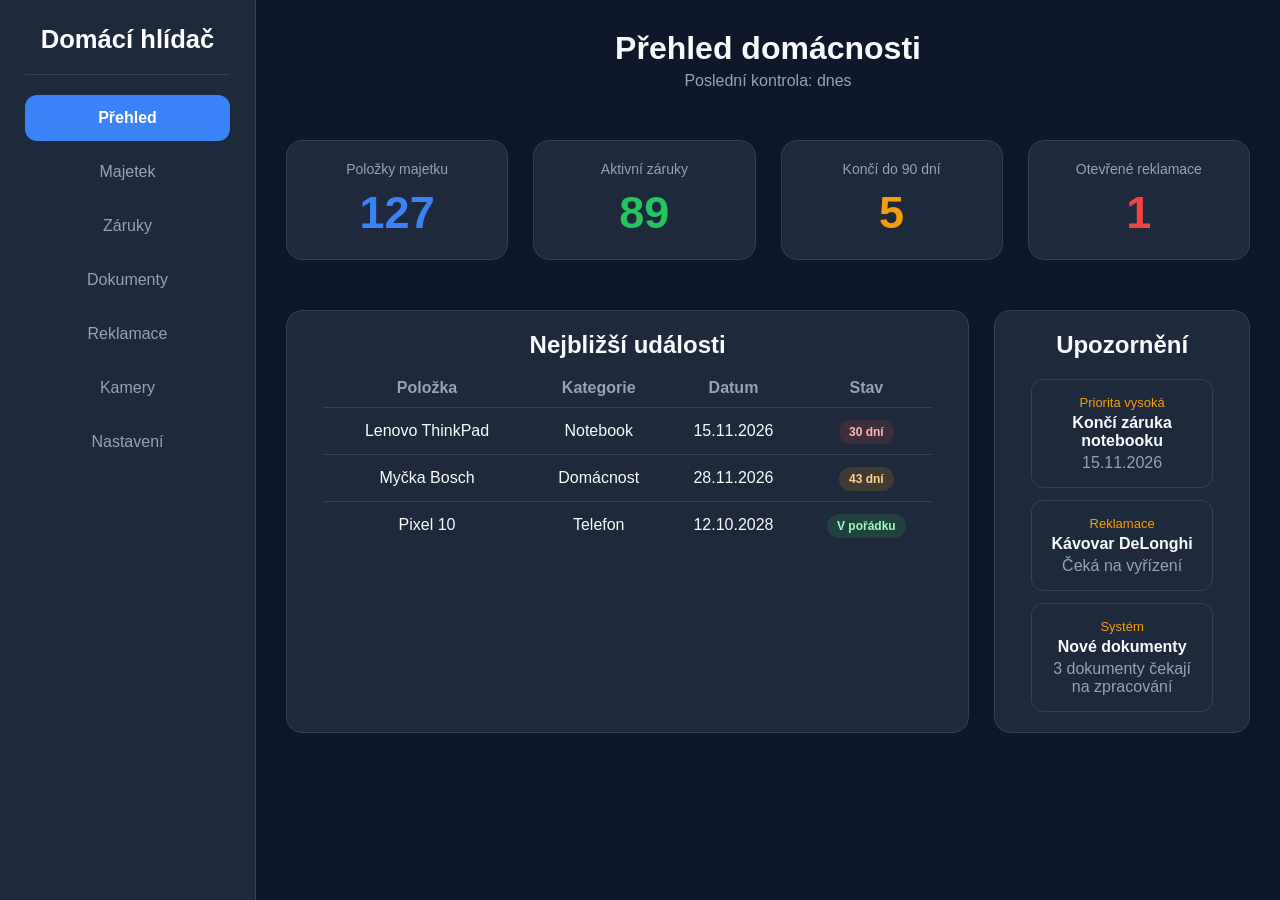
<file: index.html>
<!DOCTYPE html>
<html lang="cs">
<head>
<meta charset="UTF-8">
<meta name="viewport" content="width=device-width, initial-scale=1.0">


<title>Domácí hlídač</title>
<link rel="icon" href="obrazky/pes.png">
<link rel="stylesheet" href="style.css">


</head>
<body>

<div class="app">

<!-- ===== SIDEBAR ===== -->
    <aside class="sidebar">

        <div class="logo">
            Domácí hlídač
        </div>

        <nav class="menu">

<a href="#" class="active"> Přehled </a>
<a href="majetek.html">Majetek</a>
<a href="#"> Záruky </a>
<a href="#"> Dokumenty </a>
<a href="#"> Reklamace </a>
<a href="#"> Kamery </a>
<a href="nastaveni.html"> Nastavení </a>


</nav>
</aside>

    <main class="content">

        <div class="header">
            <h1>Přehled domácnosti</h1>
            <div class="subtitle">
                Poslední kontrola: dnes
            </div>
        </div>

        <div class="cards">

            <div class="card">
                <div class="card-title">Položky majetku</div>
                <div class="card-value blue">127</div>
            </div>

            <div class="card">
                <div class="card-title">Aktivní záruky</div>
                <div class="card-value green">89</div>
            </div>

            <div class="card">
                <div class="card-title">Končí do 90 dní</div>
                <div class="card-value orange">5</div>
            </div>

            <div class="card">
                <div class="card-title">Otevřené reklamace</div>
                <div class="card-value red">1</div>
            </div>

        </div>

        <div class="grid">

            <section class="panel">

                <h2>Nejbližší události</h2>

<div class="desktop-events">

                <table>

                    <thead>

                        <tr>
                            <th>Položka</th>
                            <th>Kategorie</th>
                            <th>Datum</th>
                            <th>Stav</th>
                        </tr>

                    </thead>

                    <tbody>

                        <tr>
                            <td>Lenovo ThinkPad</td>
                            <td>Notebook</td>
                            <td>15.11.2026</td>
                            <td>
                                <span class="badge badge-red">
                                    30 dní
                                </span>
                            </td>
                        </tr>

                        <tr>
                            <td>Myčka Bosch</td>
                            <td>Domácnost</td>
                            <td>28.11.2026</td>
                            <td>
                                <span class="badge badge-orange">
                                    43 dní
                                </span>
                            </td>
                        </tr>

                        <tr>
                            <td>Pixel 10</td>
                            <td>Telefon</td>
                            <td>12.10.2028</td>
                            <td>
                                <span class="badge badge-green">
                                    V pořádku
                                </span>
                            </td>
                        </tr>

                    </tbody>

                </table>
</div>
                
<div class="mobile-events">

    <div class="event">

        <div class="event-title">
            Lenovo ThinkPad
        </div>

        <div class="event-category">
            Notebook
        </div>

        <div class="event-date">
            15.11.2026
        </div>

        <span class="badge badge-red">
            30 dní
        </span>

    </div>

    <div class="event">

        <div class="event-title">
            Myčka Bosch
        </div>

        <div class="event-category">
            Domácnost
        </div>

        <div class="event-date">
            28.11.2026
        </div>

        <span class="badge badge-orange">
            43 dní
        </span>

    </div>

    <div class="event">

        <div class="event-title">
            Pixel 10
        </div>

        <div class="event-category">
            Telefon
        </div>

        <div class="event-date">
            12.10.2028
        </div>

        <span class="badge badge-green">
            V pořádku
        </span>

    </div>

</div>

            </section>                       

            <section class="panel">

                <h2>Upozornění</h2>

                <div class="events">

                    <div class="event">
                        <div class="event-date">
                            Priorita vysoká
                        </div>

                        <div class="event-title">
                            Končí záruka notebooku
                        </div>

                        <div class="event-desc">
                            15.11.2026
                        </div>
                    </div>

                    <div class="event">
                        <div class="event-date">
                            Reklamace
                        </div>

                        <div class="event-title">
                            Kávovar DeLonghi
                        </div>

                        <div class="event-desc">
                            Čeká na vyřízení
                        </div>
                    </div>

                    <div class="event">
                        <div class="event-date">
                            Systém
                        </div>

                        <div class="event-title">
                            Nové dokumenty
                        </div>

                        <div class="event-desc">
                            3 dokumenty čekají na zpracování
                        </div>
                    </div>

                </div>

            </section>

        </div>

    </main>

</div>

<script src="app.js"></script>

</body>
</html>
</file>
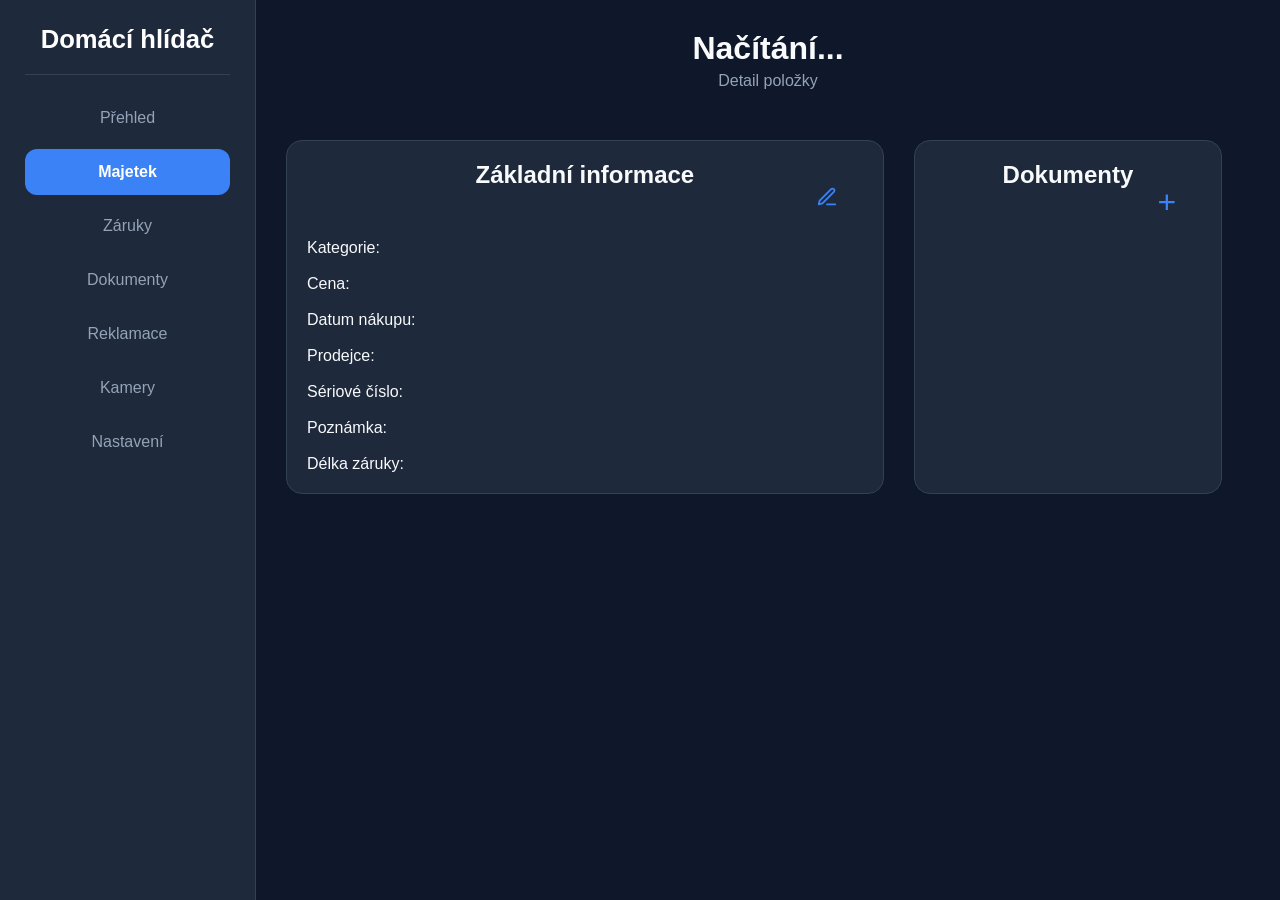
<file: detail.html>
﻿<!DOCTYPE html>
<html lang="cs">

<head>

    <meta charset="UTF-8">

    <meta name="viewport"
          content="width=device-width, initial-scale=1.0">

    <title>Domácí hlídač - Detail položky</title>

    <link rel="icon"
          href="obrazky/pes.png">

    <link rel="stylesheet"
          href="style.css">

</head>

<body>

<div class="app">

    <aside class="sidebar">

        <div class="logo">
            Domácí hlídač
        </div>

        <nav class="menu">

            <a href="index.html">
                Přehled
            </a>

            <a href="majetek.html"
               class="active">
                Majetek
            </a>

            <a href="#">
                Záruky
            </a>

            <a href="#">
                Dokumenty
            </a>

            <a href="#">
                Reklamace
            </a>

            <a href="#">
                Kamery
            </a>

            <a href="nastaveni.html">
                Nastavení
            </a>

        </nav>

    </aside>

    <main class="content">

        <div class="header">

            <h1 id="detail-name">
                Načítání...
            </h1>

            <div class="subtitle">
                Detail položky
            </div>

        </div>

        <!-- ZOBRAZENÍ DETAILU -->

<div
    class="detail-layout">

    <div
        class="panel"
        id="detail-view">

        <div class="detail-header">

            <h2>
                Základní informace
            </h2>

                <button
                    id="edit-asset"
                    class="icon-button">

                    <svg
                        xmlns="http://www.w3.org/2000/svg"
                        width="22"
                        height="22"
                        viewBox="0 0 24 24"
                        fill="none"
                        stroke="currentColor"
                        stroke-width="2"
                        stroke-linecap="round"
                        stroke-linejoin="round">

                        <path d="M12 20h9"></path>

                        <path d="M16.5 3.5a2.12 2.12 0 1 1 3 3L7 19l-4 1 1-4 12.5-12.5z"></path>

                    </svg>

                </button>

            </div>

            <p>
                Kategorie:
                <strong id="detail-category"></strong>
            </p>

            <br>

            <p>
                Cena:
                <strong id="detail-price"></strong>
            </p>

            <br>

            <p>
                Datum nákupu:
                <strong id="detail-date"></strong>
            </p>

            <br>

            <p>
                Prodejce:
                <strong id="detail-seller"></strong>
            </p>

            <br>

            <p>
                Sériové číslo:
                <strong id="detail-serial"></strong>
            </p>

            <br>

            <p>
                Poznámka:
                <strong id="detail-note"></strong>
            </p>

            <br>

            <p>
                Délka záruky:
                <strong id="detail-warranty"></strong>
            </p>

            <p
                id="save-message"
                class="save-message hidden">

                ✅ Položka byla úspěšně uložena.

            </p>

        </div>
        <!-- SLOUPEČEK S DOKUMENTY -->
        
<div class="panel"
            id="documents-panel">

        <div class="detail-header">

    <h2>
        Dokumenty
    </h2>

    <button
        id="add-document"
        class="icon-button">

        +

    </button>

<input
        type="file"
        id="document-upload"
        hidden
        accept=".pdf,.jpg,.jpeg,.png,.doc,.docx">

</div>

<div id="documents-list">

    <div class="attachments-layout">

        <div id="documents-column">

        </div>

        <div id="photos-column">

        </div>
    </div>
</div>

</div>

        <!-- EDITACE VE STEJNÉM MÍSTĚ -->

        <div
            class="panel hidden"
            id="edit-view">

            <div class="detail-header">

                <h2>
                    Úprava položky
                </h2>

                <button
                    id="cancel-edit"
                    class="icon-button">

                    ✕

                </button>

            </div>

            <div class="edit-row">

                <label>Název:</label>

                <input
                    type="text"
                    id="edit-name">

            </div>

            <div class="edit-row">

                <label>Kategorie:</label>

                <input
                    type="text"
                    id="edit-category">

            </div>

            <div class="edit-row">

                <label>Cena:</label>

                <input
                    type="number"
                    id="edit-price">

            </div>

            <div class="edit-row">

                <label>Měna:</label>

                <select id="edit-currency">

                    <option value="Kč">Kč</option>

                    <option value="€">€</option>

                    <option value="$">$</option>

                    <option value="PLN">Zł</option>

                </select>

            </div>

            <div class="edit-row">

                <label>Datum nákupu:</label>

                <input
                    type="date"
                    id="edit-date">

            </div>

            <div class="edit-row">

                <label>Záruka:</label>

                <input
                    type="number"
                    id="edit-warranty">

            </div>

            <div class="edit-row">

                <label>Prodejce:</label>

                <input
                    type="text"
                    id="edit-seller">

            </div>

            <div class="edit-row">

                <label>Sériové číslo:</label>

                <input
                    type="text"
                    id="edit-serial">

            </div>

            <div class="edit-row edit-row-note">

                <label>Poznámka:</label>
            
                <textarea
                    id="edit-note"></textarea>

            </div>

            <div class="edit-actions">

                <button id="save-edit">

                    Uložit změny

                </button>

                <button id="delete-asset">

                    Smazat položku

                </button>

</div>

        </div>

<div id="save-toast" class="save-toast hidden">
    ✅ Položka byla úspěšně uložena
</div>

<div
    id="delete-modal"
    class="modal hidden">

    <div class="modal-content">

        <h2>
            Smazat položku
        </h2>

        <p class="delete-message">
            Opravdu chcete smazat:
        </p>

        <p
            id="delete-item-name"
            class="delete-item-name">
        </p>

        <p class="delete-warning">
            Tuto akci nelze vrátit zpět.
        </p>

        <div class="modal-buttons">

            <button
                id="cancel-delete">

                Zrušit

            </button>

            <button
                id="confirm-delete">

                Smazat

            </button>

        </div>

    </div>

</div>
    </main>

</div>

<div
    id="photo-modal"
    class="modal hidden">

    <img
        id="photo-preview"
        class="photo-preview">

</div>

<script src="detail.js"></script>

</body>

</html>
</file>
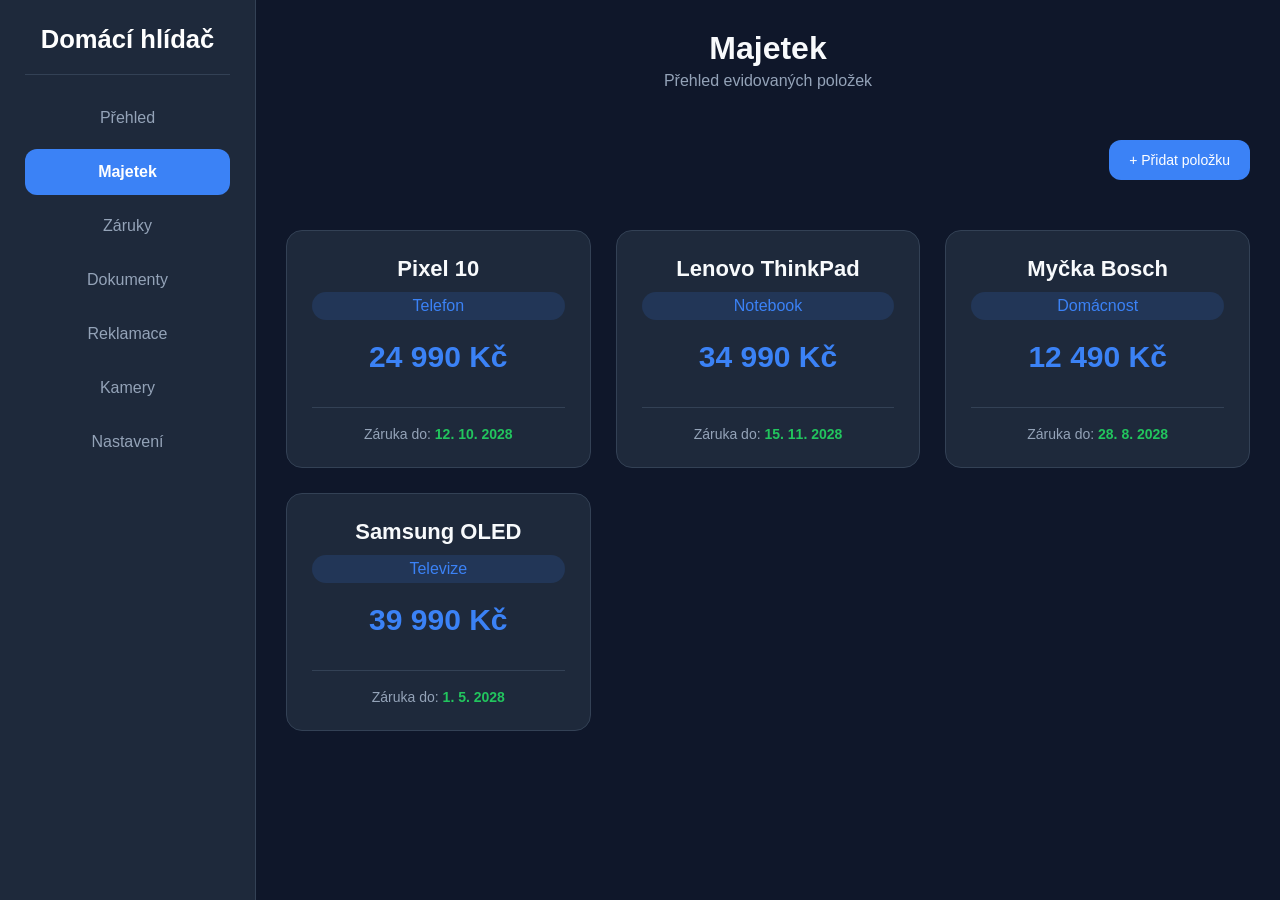
<file: majetek.html>
﻿<!DOCTYPE html>
<html lang="cs">
<head>
    <meta charset="UTF-8">
    <meta name="viewport" content="width=device-width, initial-scale=1.0">

    <title>Domácí hlídač - Majetek</title>

    <link rel="icon" href="obrazky/pes.png">
    <link rel="stylesheet" href="style.css">
</head>

<body>

<div class="app">

    <aside class="sidebar">

        <div class="logo">
            Domácí hlídač
        </div>

        <nav class="menu">

            <a href="index.html">Přehled</a>

            <a href="#" class="active">
                Majetek
            </a>

            <a href="#">Záruky</a>

            <a href="#">Dokumenty</a>

            <a href="#">Reklamace</a>

            <a href="#">Kamery</a>

            <a href="nastaveni.html">Nastavení</a>

        </nav>

    </aside>

    <main class="content">

        <div class="header">

            <h1>Majetek</h1>

            <div class="subtitle">
                Přehled evidovaných položek
            </div>

        </div>

        <div class="assets-header">

            <button
                class="add-button"
                id="show-modal">

                + Přidat položku

            </button>

        </div>

        <!-- Popup okno -->

        <div
            id="asset-modal"
            class="modal hidden">

            <div class="modal-content">

                <h2>
                    Přidat položku
                </h2>

                <p class="required-info">
                    * Povinné pole
                </p>

                <input
                    type="text"
                    id="asset-name"
                    placeholder="Název položky *">

                <input
                    type="text"
                    id="asset-category"
                    placeholder="Kategorie *">

                <div class="input-row">

                <input
                    type="number"
                    id="asset-price"
                    placeholder="Cena *">

                <div class="currency-select">

                    <button
                        type="button"
                        id="currency-button">

                            Kč
                    </button>

                <div
                    id="currency-menu"
                    class="currency-menu hidden">

                    <div data-value="Kč">Kč</div>
                    <div data-value="€">€</div>
                    <div data-value="$">$</div>
                    <div data-value="PLN">Zł</div>

                </div>

                </div>

                </div>

                <div class="input-row">

                 <input
                    type="date"
                    id="asset-date">

                <input
                    type="number"
                    id="asset-warranty"
                    placeholder="Záruka (měsíce) *">

                </div>    
                
                <label class="checkbox-row">

                <input
                    type="checkbox"
                    id="unknown-date">

                Datum nákupu neznám

                </label>
                
                <input
                    type="text"
                    id="asset-seller"
                    placeholder="Prodejce">

                <input
                    type="text"
                    id="asset-serial"
                    placeholder="Sériové číslo">

                <div class="modal-buttons">

                    <button id="save-asset">
                        Uložit
                    </button>

                    <button id="close-modal">
                        Zrušit
                    </button>

                </div>

            </div>

        </div>

        <!-- Sem JS vykresluje karty -->

        <div
            class="assets-grid"
            id="assets-grid">

        </div>

    </main>

</div>

<script src="app.js"></script>

</body>
</html>
</file>
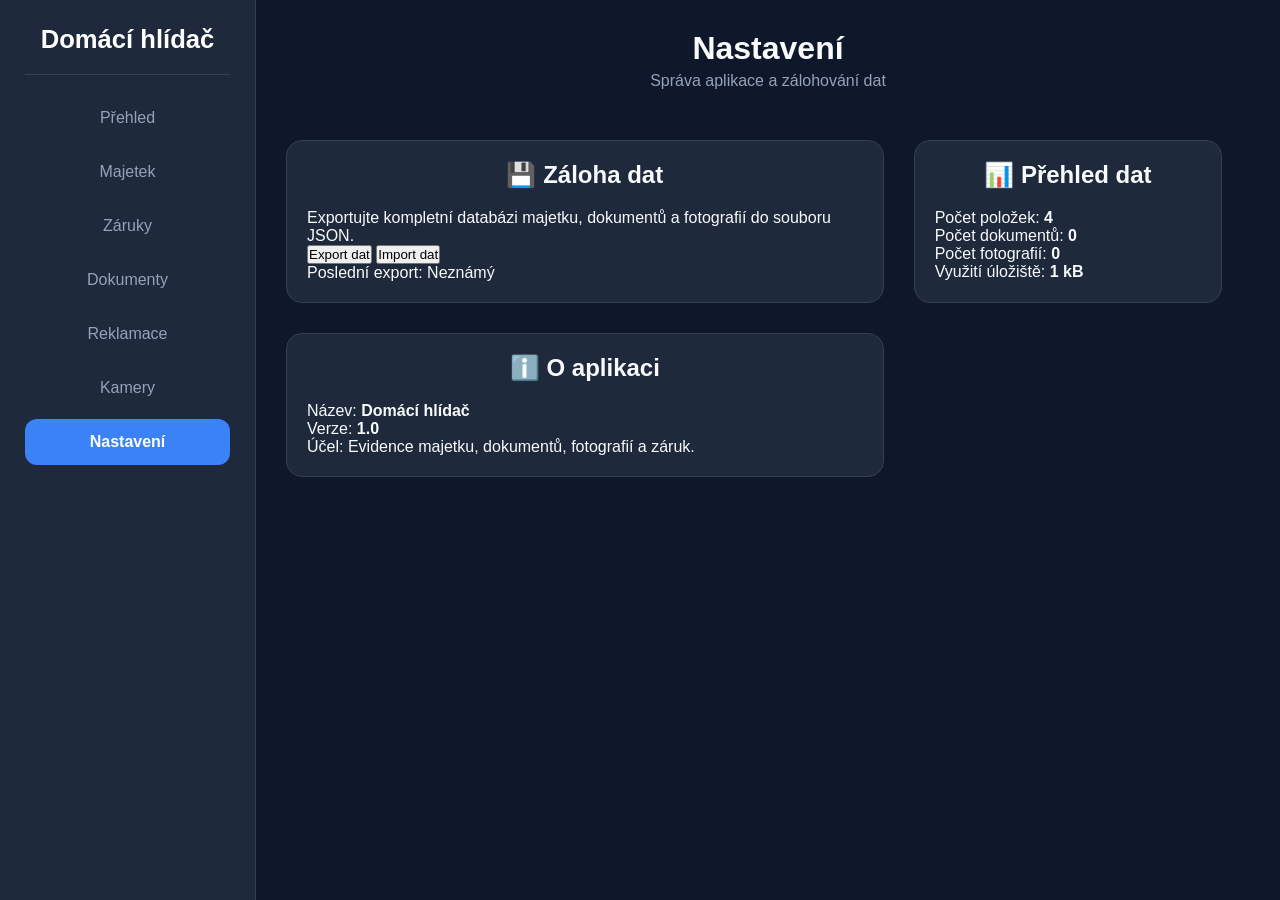
<file: nastaveni.html>
﻿<!DOCTYPE html>
<html lang="cs">

<head>

    <meta charset="UTF-8">

    <meta name="viewport"
          content="width=device-width, initial-scale=1.0">

    <title>
        Domácí hlídač - Nastavení
    </title>

    <link rel="icon"
          href="obrazky/pes.png">

    <link rel="stylesheet"
          href="style.css">

</head>

<body>

<div class="app">

    <aside class="sidebar">

        <div class="logo">
            Domácí hlídač
        </div>

        <nav class="menu">

            <a href="index.html">
                Přehled
            </a>

            <a href="majetek.html">
                Majetek
            </a>

            <a href="#">
                Záruky
            </a>

            <a href="#">
                Dokumenty
            </a>

            <a href="#">
                Reklamace
            </a>

            <a href="#">
                Kamery
            </a>

            <a href="nastaveni.html"
               class="active">
                Nastavení
            </a>

        </nav>

    </aside>

    <main class="content">

        <div class="header">

            <h1>
                Nastavení
            </h1>

            <div class="subtitle">
                Správa aplikace a zálohování dat
            </div>

        </div>

        <div class="detail-layout">

            <div class="panel">

                <h2>
                    💾 Záloha dat
                </h2>

                <p class="settings-description">

                    Exportujte kompletní databázi majetku,
                    dokumentů a fotografií do souboru JSON.

                </p>

                <div class="settings-actions">

                    <button id="export-data">

                        Export dat

                    </button>

                    <button id="import-data">

                        Import dat

                    </button>

                    <input
                        type="file"
                        id="import-file"
                        hidden
                        accept=".json">

                </div>

                <p id="last-backup">

                    Poslední export:
                    Neznámý

                </p>

            </div>

            <div class="panel">

                <h2>
                    📊 Přehled dat
                </h2>

                <p>

                    Počet položek:
                    <strong id="asset-count">
                        0
                    </strong>

                </p>

                <p>

                    Počet dokumentů:
                    <strong id="document-count">
                        0
                    </strong>

                </p>

                <p>

                    Počet fotografií:
                    <strong id="photo-count">
                        0
                    </strong>

                </p>

                <p>

                    Využití úložiště:
                    <strong id="storage-size">
                        0 kB
                    </strong>

                </p>

            </div>

            <div class="panel">

                <h2>
                    ℹ️ O aplikaci
                </h2>

                <p>

                    Název:
                    <strong>
                        Domácí hlídač
                    </strong>

                </p>

                <p>

                    Verze:
                    <strong>
                        1.0
                    </strong>

                </p>

                <p>

                    Účel:
                    Evidence majetku,
                    dokumentů, fotografií
                    a záruk.

                </p>

            </div>

        </div>

    </main>

</div>

<script src="nastaveni.js"></script>

</body>

</html>
</file>
<file: style.css>
:root{
    --bg:#0f172a;
    --sidebar:#1e293b;
    --card:#1e293b;
    --border:#334155;

    --text:#f8fafc;
    --muted:#94a3b8;

    --primary:#3b82f6;
    --success:#22c55e;
    --warning:#f59e0b;
    --danger:#ef4444;
}

*{
    margin:0;
    padding:0;
    box-sizing:border-box;
}

body{
    font-family:Segoe UI, Arial, sans-serif;
    background:var(--bg);
    color:var(--text);
}

.app{
    display:flex;
    min-height:100vh;
}

.sidebar{
    width:20%;
    background:var(--sidebar);
    border-right:1px solid var(--border);
    padding:25px;
}

.logo{
    font-size:clamp(22px, 2vw, 40px);
    font-weight:700;
    color:white;
    
    text-align:center;

    padding-bottom:20px;
    margin-bottom:20px;

    border-bottom:1px solid var(--border);
}
.menu{
    display:flex;
    flex-direction:column;
    gap:8px;
    align-items:center;
}

.menu a{
    display:block;
    color:var(--muted);
    text-decoration:none;
    padding:14px 16px;
    border-radius:12px;
    transition:.2s;
    width:100%;
    text-align:center;
}

.menu a:hover,
.menu a.active{
    background:var(--primary);
    color:white;
}

.content{
    width:80%;

    display:flex;
    flex-direction:column;

    padding:30px;
    gap:25px;
}

.header{
    text-align:center;
    margin-bottom:25px;
}

.header h1{
    margin-bottom:5px;
}

.subtitle{
    color:var(--muted);
}

/* Karty */

.cards{
    display:grid;
    grid-template-columns:repeat(4,1fr);
    gap:25px;
    margin-bottom:25px;
}

@media(max-width:1200px){

    .cards{
        flex-wrap:wrap;
    }

    .card{
        flex:1 1 calc(50% - 15px);
    }
}

.card{
    background:var(--card);
    border:1px solid var(--border);
    border-radius:16px;
    padding:20px;

    display:flex;
    flex-direction:column;
    align-items:center;
    justify-content:center;
}

.card-title{
    color:var(--muted);
    font-size:14px;
    text-align:center;
}

.card-value{
    margin-top:10px;
    font-size:45px;
    font-weight:bold;
    text-align:center;
}

.blue{color:var(--primary);}
.green{color:var(--success);}
.orange{color:var(--warning);}
.red{color:var(--danger);}
.unknown{
    color:#cbd5e1;
    font-weight:600;
}

/* Rozd�lovn�k mezi hodnotami a z�rukou */
.asset-divider{

    height:1px;

    background:var(--border);

    margin:18px 0;

}

/*Barevn� rozli�en� z�ruky v sekci Majetek */
.active{
    color:var(--success);
    font-weight:600;
}

.warning{
    color:var(--warning);
    font-weight:600;
}

.expired{
    color:var(--danger);
    font-weight:600;
}


/* Rozlo�en� */

.grid{
    display:flex;
    gap:25px;
}

.grid > :first-child{
    flex:3;
}

.grid > :last-child{
    flex:1;
}

.panel{
    background:var(--card);
    border:1px solid var(--border);
    border-radius:16px;
    padding:20px;
    position:relative;
}

.panel h2{
    margin-bottom:20px;
    text-align:center;
}

/* Tabulka */

table{
    width:95%;
    border-collapse:collapse;
    margin:auto;
}

th{
    text-align:center;
    color:var(--muted);
    padding-bottom:10px;
}

td{
    text-align:center;
    padding:14px 0;
    border-top:1px solid var(--border);
}

tr:hover{
    background:rgba(255,255,255,0.02);
}

/* Badge */

.badge{
    padding:5px 10px;
    border-radius:999px;
    font-size:12px;
    font-weight:bold;
}

.badge-red{
    background:rgba(239,68,68,.15);
    color:#ffb5b5;
}

.badge-orange{
    background:rgba(245,158,11,.15);
    color:#ffd18b;
}

.badge-green{
    background:rgba(34,197,94,.15);
    color:#98ffbc;
}

/* Upozorn�n� */

.events{
    display:flex;
    flex-direction:column;
    gap:12px;

    width:85%;
    margin:0 auto;
}

.event{
    border:1px solid var(--border);
    border-radius:12px;
    padding:15px;
    text-align:center;
}

.event-category{
    color:var(--muted);
    margin-top:2px;
    font-size:14px;
}

.event-date{
    font-size:13px;
    color:var(--warning);
}

.event-title{
    font-weight:bold;
    margin-top:4px;
}

.event-desc{
    color:var(--muted);
    margin-top:4px;
}

/* Mobil */

@media(max-width:900px){

    .sidebar{
        display:none;
    }

    .grid{
        flex-direction:column;
    }

    .content{
        width:100%;
        padding:20px;
    }

    table{
        display:none;
    }

    .cards{
        grid-template-columns:repeat(2,1fr);
    }

    .panel{
        width:100%;
    }
}

/* Podkategorie (Majetek atd.) */

.assets-header{
    display:flex;
    justify-content:flex-end;
    margin-bottom:25px;
}

.add-button{
    background:var(--primary);
    color:white;
    border:none;
    border-radius:12px;
    padding:12px 20px;
    cursor:pointer;
    font-size:14px;
}

.assets-grid{
    display:grid;
    grid-template-columns:repeat(auto-fit,minmax(300px,1fr));
    gap:25px;
}

.asset-card{
    background:var(--card);
    border:1px solid var(--border);
    border-radius:16px;
    padding:25px;
    
    display:flex;
    flex-direction:column;
    justify-content:center;

    text-align:center;

    cursor:pointer;
    transition:all .2s ease;
}
  
.asset-card:hover{
    transform:translateY(-4px);
    border-color:var(--primary);

    box-shadow:
        0 10px 25px rgba(0,0,0,.3);
}

.asset-name{
    font-size:22px;
    font-weight:700;
    margin-bottom:10px;
}

.asset-category{
    color:var(--muted);
    margin-bottom:20px;
}

.asset-price{
    font-size:30px;
    font-weight:700;
    color:var(--primary);

    margin-bottom:15px;
}

.asset-warranty{
    color:var(--muted);
    font-size:14px;
}

.asset-link{
    text-decoration:none;
    color:inherit;
}

/* Barevn� �t�tek pro jednotliv� karty */
.asset-category{
    display:inline-block;
    background:rgba(59,130,246,.15);
    color:var(--primary);
    padding:5px 12px;
    border-radius:999px;
    margin-bottom:20px;
}

/* Barevn� �t�tek pro z�ruky - v z�ruce */

.asset-status{
    margin-top:15px;
    padding:6px 12px;
    border-radius:999px;
    display:inline-block;
    font-size:13px;
    font-weight:600;
}

.asset-status.good{
    background:rgba(34,197,94,.15);
    color:#22c55e;
}


.modal{
    position:fixed;
    inset:0;
    display:flex;
    justify-content:center;
    align-items:center;
    background:rgba(0,0,0,.75);
    z-index:9999;
}
.modal-content{
    width:500px;
    max-width:90vw;
    background:var(--card);
    border:1px solid var(--border);
    border-radius:20px;
    padding:25px;
    display:flex;
    flex-direction:column;
    gap:15px;
}

.modal-content h2{
    text-align:center;
    margin-bottom:10px;
}

.modal-content input{
    padding:12px;
    border-radius:10px;
    border:1px solid var(--border);
    background:#202b44;
    color:white;
}

.modal-buttons{
    display:flex;
    justify-content:center;
    gap:12px;
    margin-top:10px;
}

.modal-buttons button{
    padding:12px 20px;
    border:none;
    border-radius:10px;
    cursor:pointer;
}

#save-asset{
    background:var(--primary);
    color:white;
}

#close-modal{
    background:#374151;
    color:white;
}

.hidden{
    display:none !important;
}

.required-info{
    text-align:center;
    color:var(--muted);
    font-size:12px;
}
.modal-content select{
    padding:12px;
    border-radius:10px;
    border:1px solid var(--border);
    background:#202b44;
    color:white;
    font-size:14px;
}

.icon-button{
    position:absolute;
    top:25px;
    right:25px;
    background:none;
    border:none;
    font-size:32px;
    color:var(--primary);
    cursor:pointer;
    display:flex;
    align-items:center;
    justify-content:center;
    padding:0;
    line-height:1;
    transition:.2s;
}

.icon-button:hover{

    color:white;
    transform:scale(1.1);
}

.detail-header{
    display:flex;
    position:relative;
    justify-content:space-between;
    align-items:center;
    margin-bottom:30px;
}

.detail-header h2{
    width:100%;
    text-align:center;
}

#edit-form input,
#edit-form textarea{
    width:100%;
    padding:12px;
    border-radius:10px;
    border:1px solid var(--border);
    background:#202b44;
    color:white;
}

#edit-form textarea{
    min-height:120px;
    resize:vertical;
}


#edit-view input,
#edit-view select,
#edit-view textarea{
    width:100%;
    padding:12px;
    border:1px solid var(--border);
    border-radius:10px;
    background:#202b44;
    color:var(--text);
    font-size:15px;
}

#edit-view input:focus,
#edit-view select:focus,
#edit-view textarea:focus{
    outline:none;
    border-color:var(--primary);
    box-shadow:
        0 0 0 3px rgba(59,130,246,.25);
}

#edit-view textarea{
    min-height:120px;
    resize:vertical;
}


.edit-row{
    display:flex;
    align-items:center;
    gap:15px;
    margin-bottom:12px;
}

.edit-row label{
    width:140px;
    color:var(--muted);
    font-weight:600;
    flex-shrink:0;
}

.edit-row input,
.edit-row select{
    flex:1;
    padding:8px 12px;
    border:1px solid var(--border);
    border-radius:8px;
    background:#202b44;
    color:white;
}

.edit-row-note{
    align-items:flex-start;
}

.edit-row textarea{
    flex:1;
    min-height:110px;
    padding:12px;
    border:1px solid var(--border);
    border-radius:8px;
    background:#202b44;
    color:white;
}

.save-message{
    margin-top:20px;
    padding:12px;
    border-radius:10px;
    background:rgba(34,197,94,.15);
    color:var(--success);
    font-weight:600;
}

.edit-actions{
    display:flex;
    justify-content:center;
    gap:16px;
    margin-top:25px;
    padding-top:20px;
    border-top:1px solid var(--border);
}

#save-edit,
#delete-asset{
    min-width:220px;
    padding:14px 24px;
    border:none;
    border-radius:12px;
    cursor:pointer;
    font-size:16px;
    font-weight:600;
    transition:.2s;
}

#save-edit{
    background:var(--primary);
    color:white;
}

#save-edit:hover{
    transform:translateY(-2px);
    background:#2563eb;
}

#delete-asset{
    background:var(--danger);
    color:white;
}
#delete-asset:hover{
    transform:translateY(-2px);
    background:#dc2626;
}

.save-toast{
    position:fixed;
    top:20px;
    right:20px;
    background:#22c55e;
    color:white;
    padding:12px 18px;
    border-radius:12px;
    box-shadow:0 6px 18px rgba(0,0,0,.2);
    font-weight:600;
    z-index:1000;
    animation:slideIn .25s ease;
}

@keyframes slideIn{
    from{
        opacity:0;
        transform:translateY(-10px);
    }
    to{
        opacity:1;
        transform:translateY(0);
    }
}
.input-row{
    display:flex;
    gap:10px;
}

/* Cena */
#asset-price{
    flex:1;
}

/* M�na */
#asset-currency{
    width:140px;
    flex:0 0 140px;
}

/* Datum */
#asset-date{
    flex:1;
}

/* Z�ruka */
#asset-warranty{
    width:140px;
    flex:0 0 140px;
}

/* Datum n�kupu nezn�m */
.checkbox-row{
    display:flex;
    align-items:center;
    gap:10px;
    color:var(--muted);
    font-size:14px;
}

.checkbox-row input{
    width:auto;
}

.currency-select{
    position:relative;
    width:140px;
}

#currency-button{
    width:100%;
    height:100%;
    display:flex;
    justify-content:center;
    align-items:center;
    border:1px solid var(--border);
    border-radius:12px;
    background:#202b44;
    color:white;
    font-size:15px;
    font-weight:600;
    cursor:pointer;
    position:relative;
}

#currency-button:hover{
    border-color:var(--primary);
}

.currency-menu{
    position:absolute;
    top:55px;
    left:0;
    width:100%;
    background:#202b44;
    border:1px solid var(--border);
    border-radius:12px;
    overflow:hidden;
    z-index:10000;
}

.currency-menu div{
    padding:12px;
    text-align:center;
    cursor:pointer;
    transition:.2s;
}

.currency-menu div:hover{
    background:var(--primary);
}

#currency-button::after{
    content:"";
    position:absolute;
    right:16px;
    top:50%;
    width:8px;
    height:8px;
    border-right:2px solid white;
    border-bottom:2px solid white;
    transform:
        translateY(-70%)
        rotate(45deg);
}

.delete-message{
    text-align:center;
    color:var(--muted);
}

.delete-item-name{
    text-align:center;
    font-size:24px;
    font-weight:700;
    color:white;
}

.delete-warning{
    text-align:center;
    color:var(--danger);
    font-size:14px;
}

#confirm-delete{
    background:var(--danger);
    color:white;
}

#confirm-delete:hover{
    background:#dc2626;
}

#cancel-delete{
    background:#374151;
    color:white;
}

.desktop-events{
    display:block;
}

.mobile-events{
    display:none;
}

@media(max-width:900px){

    .desktop-events{
        display:none;
    }

    .mobile-events{
        display:flex;
        flex-direction:column;
        gap:12px;
        width:85%;
        margin:0 auto;
    }
}
/* Detail.html - Wrapper (rozd�lovn�k info vs. dokumenty) */
.detail-layout{
    display:grid;
    grid-template-columns:62% 32%;
    gap:30px;
}

@media(max-width:900px){

    .detail-layout{
        grid-template-columns:1fr;
    }
}

/* Detail.html - dokumenty vs. fotky */
.attachments-layout{
    display:grid;
    grid-template-columns:1fr 1fr;
    gap:25px;
    margin-top:15px;
}

#documents-column{
    display:flex;
    flex-direction:column;
    gap:10px;
}

#photos-column{
    display:grid;
    grid-template-columns:repeat(2,1fr);
    gap:12px;
}

.photo-thumb{
    aspect-ratio:1;
    border-radius:12px;
    overflow:hidden;
    border:1px solid var(--border);
}

.photo-thumb img{
    width:100%;
    height:100%;
    object-fit:cover;
    display:block;
}

.photo-preview{
    max-width:90vw;
    max-height:90vh;
    border-radius:16px;
}

.document-item{
    display:flex;
    justify-content:space-between;
    align-items:center;
    gap:10px;
    padding:10px 12px;
    border-radius:10px;
    cursor:pointer;
    transition:.2s;
}

.document-item:hover{
    background:rgba(59,130,246,.15);
    color:var(--primary);
}

.delete-document{
    cursor:pointer;
    opacity:0;
    transition:
        opacity .2s ease,
        color .2s ease;
}

.document-item:hover .delete-document{
    opacity:1;
}

.delete-document:hover{
    color:var(--danger);
}

.photo-wrapper{
    position:relative;
}
/* Ko� v rohu fotky */
.delete-photo{
    position:absolute;
    top:8px;
    right:8px;

    opacity:0;

    cursor:pointer;

    transition:.2s;

    background:rgba(15,23,42,.85);

    padding:4px 6px;

    border-radius:8px;
}
/* Zobrazen� p�i hoveru */
.photo-wrapper:hover .delete-photo{
    opacity:1;
}
/* Z�erven�n� */
.delete-photo:hover{
    color:var(--danger);
}
</file>
